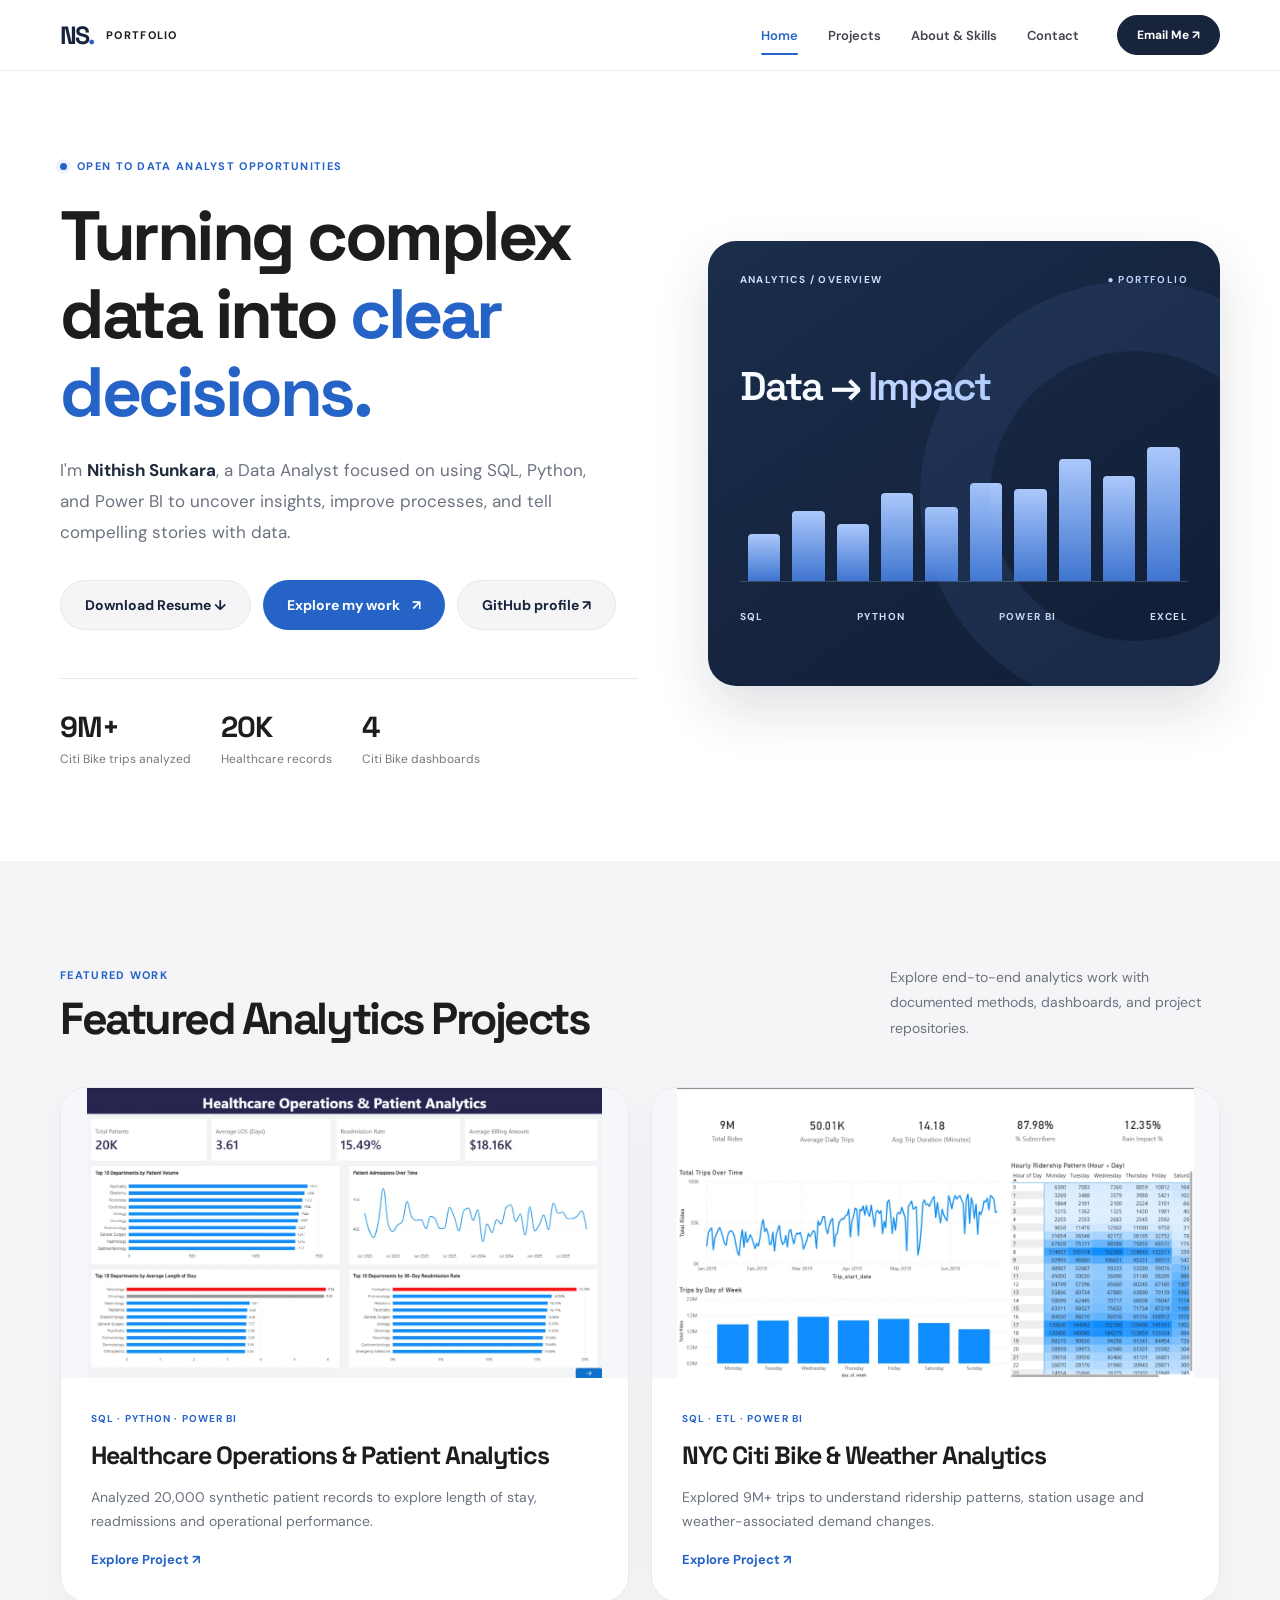
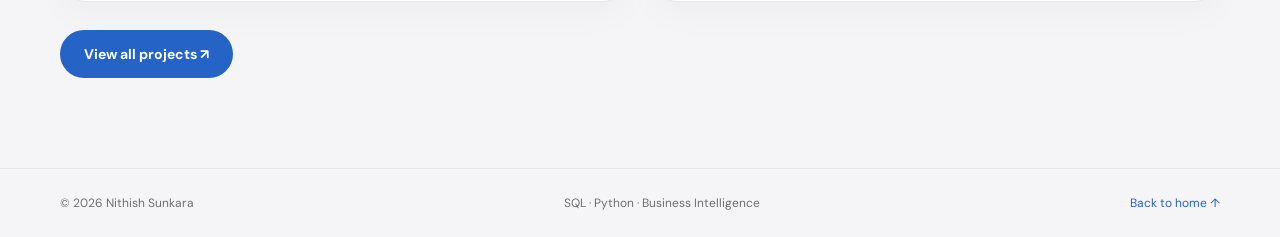
<file: index.html>
<!DOCTYPE html>

<html lang="en"><head><meta charset="utf-8"/><meta content="width=device-width,initial-scale=1" name="viewport"/><meta content="#111d35" name="theme-color"/><link href="styles.css" rel="stylesheet"/><meta content="Data Analyst portfolio showcasing analytical projects, SQL, Python, Power BI, and Excel." name="description"/><title>Data Analyst Portfolio | Nithish Sunkara</title><!-- Google Analytics 4 (free website traffic measurement) -->
<script async="" src="https://www.googletagmanager.com/gtag/js?id=G-QJ0G49DFYY"></script>
<script>
  window.dataLayer = window.dataLayer || [];
  function gtag(){dataLayer.push(arguments);}
  gtag('js', new Date());
  gtag('config', 'G-QJ0G49DFYY');
</script>
</head><body><a class="skip" href="#main">Skip to content</a><header class="header"><div class="container nav"><a aria-label="Home" class="wordmark" href="index.html"><span class="mark">NS<span>.</span></span><span>PORTFOLIO</span></a><nav aria-label="Main navigation"><a aria-current="page" class="active" href="index.html">Home</a><a href="projects.html">Projects</a><a href="about.html">About &amp; Skills</a><a href="contact.html">Contact</a></nav><a class="nav-cta" href="mailto:nithishsunkara.ns@gmail.com">Email Me ↗</a></div></header><main id="main"><section class="hero container home-hero" id="home"><div class="hero-copy"><div class="eyebrow"><span class="status-dot"></span> OPEN TO DATA ANALYST OPPORTUNITIES</div><h1>Turning complex data into <em>clear decisions.</em></h1><p class="lead">I'm <strong>Nithish Sunkara</strong>, a Data Analyst focused on using SQL, Python, and Power BI to uncover insights, improve processes, and tell compelling stories with data.</p><div class="actions">
<a
  class="btn secondary"
  href="assets/Resume/Nithish Sunkara Data Analyst Resume.pdf"
  download="Nithish Sunkara Data Analyst Resume.pdf"
  type="application/pdf"
>
  Download Resume ↓
</a>
<a class="btn primary" href="projects.html">Explore my work <span>↗</span></a><a class="btn secondary" href="https://github.com/Nithish-Sunkara" rel="noopener noreferrer" target="_blank">GitHub profile ↗</a></div><div class="hero-metrics"><div><b>9M+</b><span>Citi Bike trips analyzed</span></div><div><b>20K</b><span>Healthcare records</span></div><div><b>4</b><span>Citi Bike dashboards</span></div></div></div><div aria-label="Decorative data visualization" class="hero-art"><div class="art-top"><span>ANALYTICS / OVERVIEW</span><span class="online">● PORTFOLIO</span></div><div class="art-value">Data → <span>Impact</span></div><div aria-hidden="true" class="bars"><i style="--h:35%"></i><i style="--h:52%"></i><i style="--h:42%"></i><i style="--h:65%"></i><i style="--h:55%"></i><i style="--h:73%"></i><i style="--h:68%"></i><i style="--h:91%"></i><i style="--h:78%"></i><i style="--h:100%"></i></div><div class="art-bottom"><span>SQL</span><span>PYTHON</span><span>POWER BI</span><span>EXCEL</span></div></div></section><section class="section projects-bg"><div class="container"><div class="section-top"><div><p class="kicker">FEATURED WORK</p><h2>Featured Analytics Projects</h2></div><p>Explore end-to-end analytics work with documented methods, dashboards, and project repositories.</p></div><div class="featured-preview">
<a aria-label="Explore Healthcare Operations and Patient Analytics project" class="featured-card" href="projects.html#healthcare">
<img alt="Healthcare Operations Power BI dashboard with patient volume, average length of stay and readmission metrics" loading="lazy" src="assets/healthcare/executive-overview.webp"/>
<div><span>SQL · PYTHON · POWER BI</span><h3>Healthcare Operations &amp; Patient Analytics</h3><p>Analyzed 20,000 synthetic patient records to explore length of stay, readmissions and operational performance.</p><strong>Explore Project ↗</strong></div>
</a>
<a aria-label="Explore NYC Citi Bike and Weather Analytics project" class="featured-card" href="projects.html#citibike">
<img alt="NYC Citi Bike Power BI dashboard showing total trips, average daily ridership and trip trends" loading="lazy" src="assets/citibike/ridership-overview.webp"/>
<div><span>SQL · ETL · POWER BI</span><h3>NYC Citi Bike &amp; Weather Analytics</h3><p>Explored 9M+ trips to understand ridership patterns, station usage and weather-associated demand changes.</p><strong>Explore Project ↗</strong></div>
</a></div><p class="browse-all"><a class="btn primary" href="projects.html">View all projects ↗</a></p></div></section></main><footer><div class="container footer"><span>© <span id="year"></span> Nithish Sunkara</span><span>SQL · Python · Business Intelligence</span><a href="index.html">Back to home ↑</a></div></footer><script src="script.js"></script></body></html>
</file>
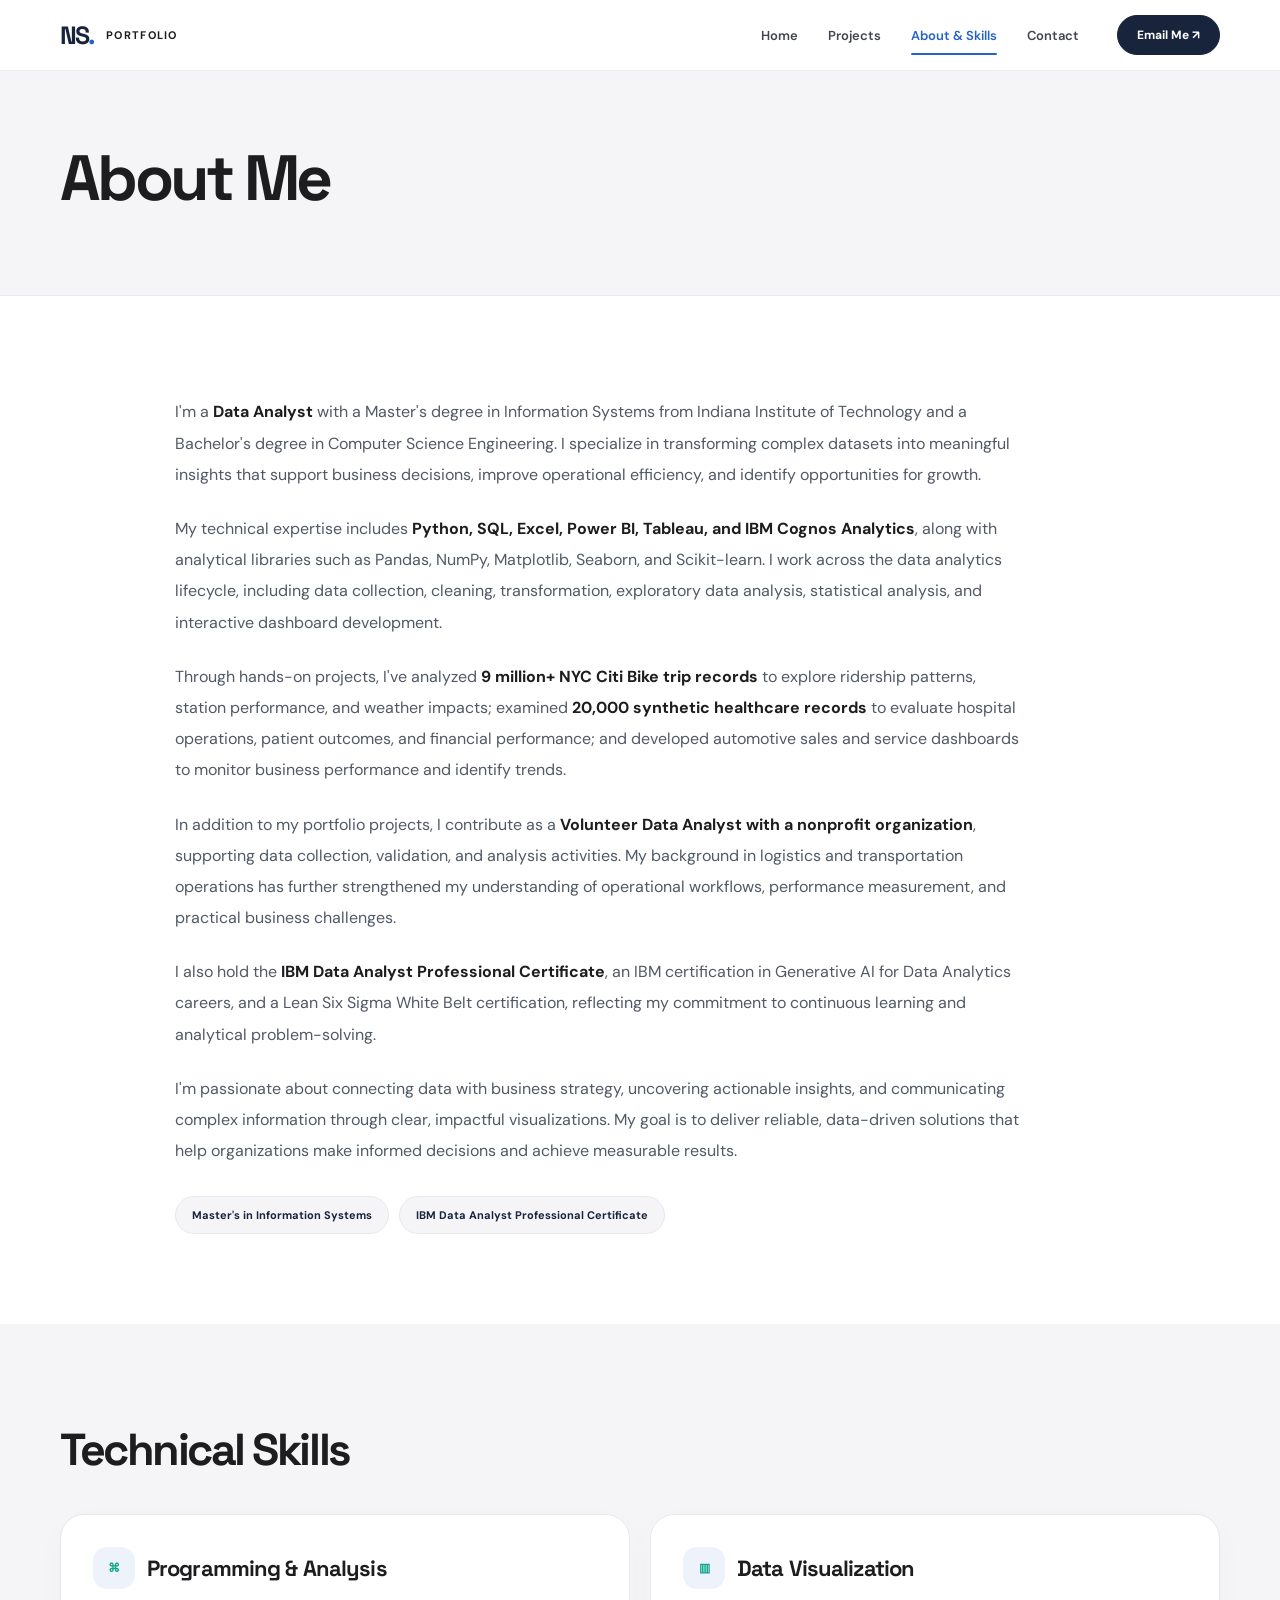
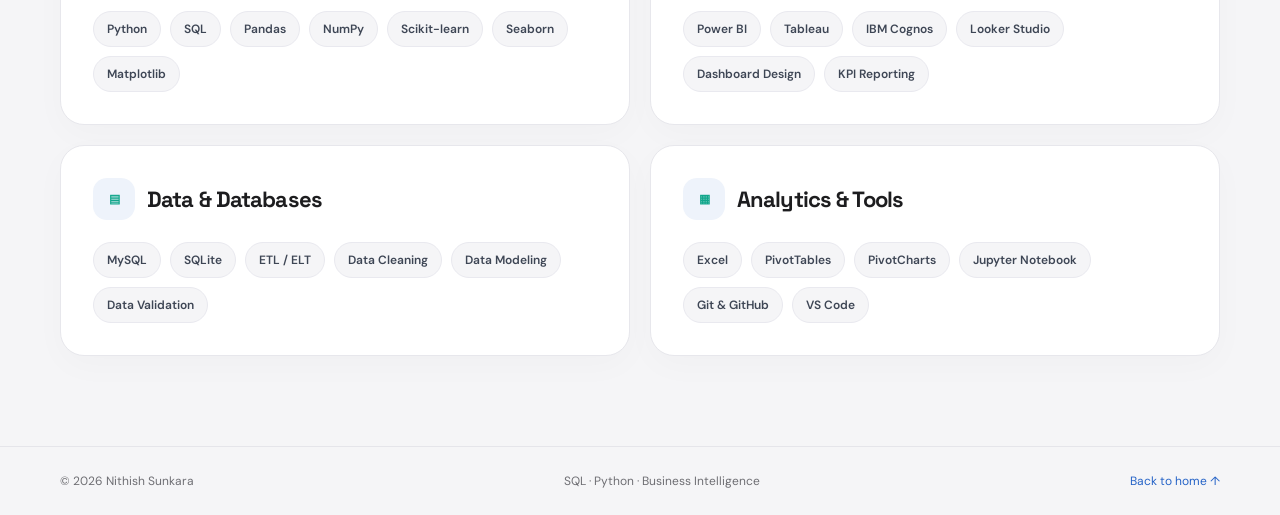
<file: about.html>
<!DOCTYPE html>

<html lang="en"><head><meta charset="utf-8"/><meta content="width=device-width,initial-scale=1" name="viewport"/><meta content="#111d35" name="theme-color"/><link href="styles.css" rel="stylesheet"/><meta content="Background, certifications and technical skills for Data Analyst Nithish Sunkara." name="description"/><title>About &amp; Skills | Nithish Sunkara</title><!-- Google Analytics 4 (free website traffic measurement) -->
<script async="" src="https://www.googletagmanager.com/gtag/js?id=G-QJ0G49DFYY"></script>
<script>
  window.dataLayer = window.dataLayer || [];
  function gtag(){dataLayer.push(arguments);}
  gtag('js', new Date());
  gtag('config', 'G-QJ0G49DFYY');
</script>
</head><body><a class="skip" href="#main">Skip to content</a><header class="header"><div class="container nav"><a aria-label="Home" class="wordmark" href="index.html"><span class="mark">NS<span>.</span></span><span>PORTFOLIO</span></a><nav aria-label="Main navigation"><a href="index.html">Home</a><a href="projects.html">Projects</a><a aria-current="page" class="active" href="about.html">About &amp; Skills</a><a href="contact.html">Contact</a></nav><a class="nav-cta" href="mailto:nithishsunkara.ns@gmail.com">Email Me ↗</a></div></header><main id="main"><section class="page-intro"><div class="container"><h1>About Me</h1></div></section><section class="section about-section" id="about"><div class="container about-grid about-grid-clean"><div class="about-copy"><p>I'm a <strong>Data Analyst</strong> with a Master's degree in Information Systems from Indiana Institute of Technology and a Bachelor's degree in Computer Science Engineering. I specialize in transforming complex datasets into meaningful insights that support business decisions, improve operational efficiency, and identify opportunities for growth.</p><p>My technical expertise includes <strong>Python, SQL, Excel, Power BI, Tableau, and IBM Cognos Analytics</strong>, along with analytical libraries such as Pandas, NumPy, Matplotlib, Seaborn, and Scikit-learn. I work across the data analytics lifecycle, including data collection, cleaning, transformation, exploratory data analysis, statistical analysis, and interactive dashboard development.</p><p>Through hands-on projects, I've analyzed <strong>9 million+ NYC Citi Bike trip records</strong> to explore ridership patterns, station performance, and weather impacts; examined <strong>20,000 synthetic healthcare records</strong> to evaluate hospital operations, patient outcomes, and financial performance; and developed automotive sales and service dashboards to monitor business performance and identify trends.</p><p>In addition to my portfolio projects, I contribute as a <strong>Volunteer Data Analyst with a nonprofit organization</strong>, supporting data collection, validation, and analysis activities. My background in logistics and transportation operations has further strengthened my understanding of operational workflows, performance measurement, and practical business challenges.</p><p>I also hold the <strong>IBM Data Analyst Professional Certificate</strong>, an IBM certification in Generative AI for Data Analytics careers, and a Lean Six Sigma White Belt certification, reflecting my commitment to continuous learning and analytical problem-solving.</p><p>I'm passionate about connecting data with business strategy, uncovering actionable insights, and communicating complex information through clear, impactful visualizations. My goal is to deliver reliable, data-driven solutions that help organizations make informed decisions and achieve measurable results.</p><div class="credentials"><span>Master's in Information Systems</span><span>IBM Data Analyst Professional Certificate</span></div></div></div></section><section class="section skills-section" id="skills"><div class="container"><h2>Technical Skills</h2><div class="skills-grid"><div class="skill-card"><div class="skill-heading"><span aria-hidden="true" class="skill-icon">⌘</span><h3>Programming &amp; Analysis</h3></div><div class="skill-tags"><span>Python</span><span>SQL</span><span>Pandas</span><span>NumPy</span><span>Scikit-learn</span><span>Seaborn</span><span>Matplotlib</span></div></div><div class="skill-card"><div class="skill-heading"><span aria-hidden="true" class="skill-icon">▥</span><h3>Data Visualization</h3></div><div class="skill-tags"><span>Power BI</span><span>Tableau</span><span>IBM Cognos</span><span>Looker Studio</span><span>Dashboard Design</span><span>KPI Reporting</span></div></div><div class="skill-card"><div class="skill-heading"><span aria-hidden="true" class="skill-icon">▤</span><h3>Data &amp; Databases</h3></div><div class="skill-tags"><span>MySQL</span><span>SQLite</span><span>ETL / ELT</span><span>Data Cleaning</span><span>Data Modeling</span><span>Data Validation</span></div></div><div class="skill-card"><div class="skill-heading"><span aria-hidden="true" class="skill-icon">▦</span><h3>Analytics &amp; Tools</h3></div><div class="skill-tags"><span>Excel</span><span>PivotTables</span><span>PivotCharts</span><span>Jupyter Notebook</span><span>Git &amp; GitHub</span><span>VS Code</span></div></div></div></div></section></main><footer><div class="container footer"><span>© <span id="year"></span> Nithish Sunkara</span><span>SQL · Python · Business Intelligence</span><a href="index.html">Back to home ↑</a></div></footer><script src="script.js"></script></body></html>
</file>
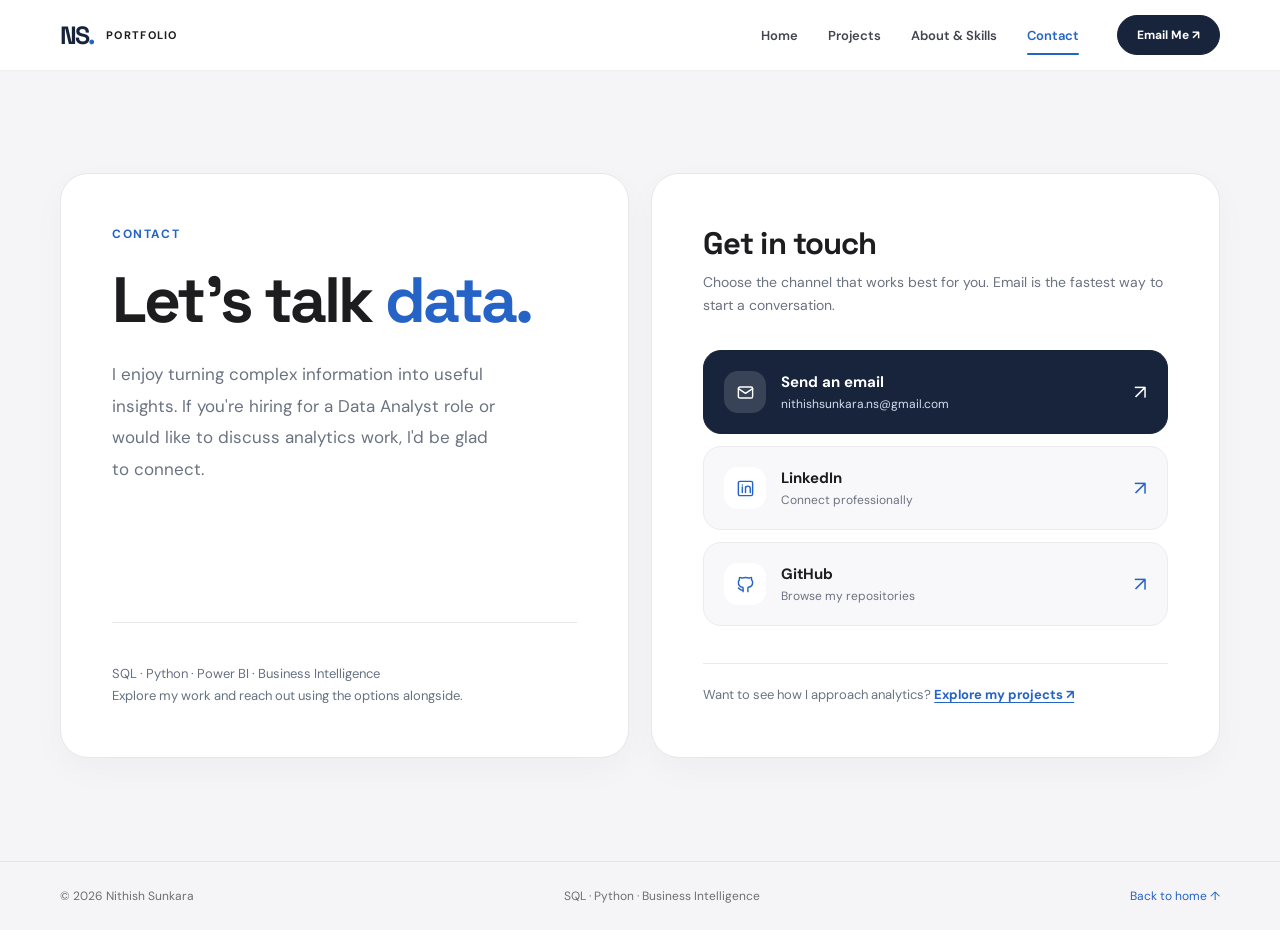
<file: contact.html>
<!DOCTYPE html>

<html lang="en"><head><meta charset="utf-8"/><meta content="width=device-width,initial-scale=1" name="viewport"/><meta content="#111d35" name="theme-color"/><link href="styles.css" rel="stylesheet"/><meta content="Contact Nithish Sunkara for Data Analyst opportunities." name="description"/><title>Contact | Nithish Sunkara</title><!-- Google Analytics 4 (free website traffic measurement) -->
<script async="" src="https://www.googletagmanager.com/gtag/js?id=G-QJ0G49DFYY"></script>
<script>
  window.dataLayer = window.dataLayer || [];
  function gtag(){dataLayer.push(arguments);}
  gtag('js', new Date());
  gtag('config', 'G-QJ0G49DFYY');
</script>
<style>
/* Contact page — editorial split layout */
.contact-stage{background:#f5f7fb;padding:clamp(48px,7vw,94px) 0;min-height:calc(100vh - 182px);display:flex;align-items:center}
.contact-shell{display:grid;grid-template-columns:minmax(0,.96fr) minmax(0,1.04fr);overflow:hidden;background:#fff;border:1px solid #dce4f0;border-radius:22px;box-shadow:0 22px 60px rgba(17,29,53,.07)}
.contact-intro{background:#152641;color:#fff;padding:clamp(32px,4.2vw,60px);display:flex;flex-direction:column;justify-content:space-between;min-height:450px}
.contact-eyebrow{color:#9fbeef;font-size:12px;letter-spacing:.14em;text-transform:uppercase;font-weight:700;margin:0 0 24px}
.contact-intro h1{color:#fff;font-family:'Space Grotesk',Arial,sans-serif;font-weight:700;font-size:clamp(38px,4vw,56px);line-height:1.09;letter-spacing:-.045em;margin:0 0 24px}
.contact-intro h1 span{color:#9fbeef}
.contact-intro .intro-text{color:#d3deef;font-size:16px;line-height:1.85;max-width:390px;margin:0}
.contact-footnote{padding-top:40px;border-top:1px solid rgba(255,255,255,.18);color:#b9cae2;font-size:13px;line-height:1.65;margin-top:45px}
.contact-options{padding:clamp(32px,4vw,58px);display:flex;flex-direction:column;justify-content:center}
.contact-options h2{color:#162238;font-family:'Space Grotesk',Arial,sans-serif;font-size:25px;letter-spacing:-.03em;margin:0 0 10px}
.contact-options .options-note{color:#627084;font-size:14px;line-height:1.7;margin:0 0 32px}
.contact-method{display:flex;align-items:center;justify-content:space-between;gap:16px;padding:18px 19px;border:1px solid #dce4f0;border-radius:13px;background:#fff;text-decoration:none;color:#162238;margin-bottom:12px;transition:border-color .2s,background .2s,transform .2s}
.contact-method:hover{background:#f5f8fe;border-color:#a9c0e7;transform:translateY(-1px)}
.contact-method:focus-visible{outline:3px solid #86aaff;outline-offset:3px}
.contact-method.primary{background:#1c3a69;border-color:#1c3a69;color:#fff}
.contact-method.primary:hover{background:#244b83;border-color:#244b83}
.contact-method .method-left{display:flex;align-items:center;gap:15px;min-width:0}
.contact-method .method-icon{height:42px;width:42px;flex:none;border-radius:12px;background:#eff4fc;display:grid;place-items:center;color:#315fbd}
.contact-method.primary .method-icon{background:rgba(255,255,255,.14);color:#fff}
.contact-method svg{width:19px;height:19px;fill:none;stroke:currentColor;stroke-width:1.8;stroke-linecap:round;stroke-linejoin:round}
.contact-method strong{display:block;font-size:15px;line-height:1.4;font-weight:700}
.contact-method small{display:block;font-size:12px;color:#65748b;margin-top:3px;overflow-wrap:anywhere}
.contact-method.primary small{color:#cedcf1}
.contact-method .method-arrow{font-size:20px;flex:none;color:#6a83aa}
.contact-method.primary .method-arrow{color:#fff}
.contact-other{margin:25px 0 0;padding-top:20px;border-top:1px solid #e5eaf2;color:#66768c;font-size:13px;line-height:1.7}
.contact-other a{color:#315fbd;font-weight:700;text-decoration:underline;text-underline-offset:3px}
@media(max-width:800px){.contact-shell{grid-template-columns:1fr}.contact-intro{min-height:0}.contact-footnote{margin-top:24px;padding-top:20px}.contact-stage{padding:28px 0 56px}}
@media(max-width:440px){.contact-intro,.contact-options{padding:26px 22px}.contact-method{padding:14px}.contact-method .method-icon{height:36px;width:36px}.contact-intro h1{font-size:36px}}
</style><style>/* Restyle existing Contact page without altering its words or destinations. */
.contact-stage{background:#f5f5f7!important;padding:clamp(58px,8vw,104px) 0!important;min-height:calc(100vh - 155px)!important}
.contact-shell{grid-template-columns:1fr 1fr!important;gap:22px!important;background:transparent!important;border:0!important;border-radius:0!important;box-shadow:none!important;overflow:visible!important}
.contact-intro,.contact-options{background:#fff!important;border:1px solid #e7e7ec!important;border-radius:28px!important;color:#1d1d1f!important;box-shadow:0 12px 34px #17243b08!important;padding:clamp(30px,4vw,56px)!important}
.contact-intro{min-height:480px!important}
.contact-eyebrow{color:#2563c7!important;letter-spacing:.12em!important}
.contact-intro h1{color:#1d1d1f!important;font-size:clamp(40px,5vw,64px)!important}
.contact-intro h1 span{color:#2563c7!important}
.contact-intro .intro-text{color:#6b7280!important;font-size:17px!important;line-height:1.85!important}
.contact-footnote{color:#667180!important;border-color:#e5e5ea!important}
.contact-options h2{color:#1d1d1f!important;font-size:31px!important}
.contact-options .options-note{color:#6b7280!important}
.contact-method{background:#f8f8fa!important;border:1px solid #ebebf0!important;border-radius:18px!important;padding:20px!important;color:#1d1d1f!important}
.contact-method:hover{background:#eef3fc!important;border-color:#cddbf3!important}
.contact-method.primary{background:#17243b!important;color:#fff!important;border-color:#17243b!important}
.contact-method.primary:hover{background:#2563c7!important;border-color:#2563c7!important}
.contact-method .method-icon{background:#fff!important;color:#2563c7!important;border-radius:14px!important}
.contact-method.primary .method-icon{background:#ffffff24!important;color:#fff!important}
.contact-method small{color:#6b7280!important}.contact-method.primary small{color:#d2deef!important}
.contact-method .method-arrow{color:#2563c7!important}.contact-method.primary .method-arrow{color:#fff!important}
.contact-other{border-color:#e8e8ed!important;color:#6b7280!important}.contact-other a{color:#2563c7!important}
@media(max-width:900px){.hero.home-hero{gap:36px;padding-top:70px}.contact-shell{grid-template-columns:1fr!important}.contact-intro{min-height:0!important}.contact-options{min-height:0!important}}
@media(max-width:620px){.container{width:min(100% - 32px,1160px)}.header .nav{height:67px}.nav-cta{display:none}.hero h1{font-size:clamp(40px,10vw,56px)}.section{padding:65px 0}.featured-preview img{height:210px}.featured-preview a>div{padding:23px}.project-content{padding:24px 22px}.skills-grid{grid-template-columns:1fr}.skills-grid .skill-card{padding:25px}.contact-intro,.contact-options{padding:28px 24px!important;border-radius:22px!important}.contact-stage{padding:36px 0 70px!important}}
@media(prefers-reduced-motion:reduce){html{scroll-behavior:auto}*,*::before,*::after{transition:none!important;animation:none!important}}
</style></head><body><a class="skip" href="#main">Skip to content</a><header class="header"><div class="container nav"><a aria-label="Home" class="wordmark" href="index.html"><span class="mark">NS<span>.</span></span><span>PORTFOLIO</span></a><nav aria-label="Main navigation"><a href="index.html">Home</a><a href="projects.html">Projects</a><a href="about.html">About &amp; Skills</a><a aria-current="page" class="active" href="contact.html">Contact</a></nav><a class="nav-cta" href="mailto:nithishsunkara.ns@gmail.com">Email Me ↗</a></div></header><main id="main"><section aria-labelledby="contact-title" class="contact-stage"><div class="container"><div class="contact-shell">
<div class="contact-intro"><div><p class="contact-eyebrow">CONTACT</p><h1 id="contact-title">Let's talk <span>data.</span></h1><p class="intro-text">I enjoy turning complex information into useful insights. If you're hiring for a Data Analyst role or would like to discuss analytics work, I'd be glad to connect.</p></div><div class="contact-footnote">SQL · Python · Power BI · Business Intelligence<br/>Explore my work and reach out using the options alongside.</div></div>
<div class="contact-options"><h2>Get in touch</h2><p class="options-note">Choose the channel that works best for you. Email is the fastest way to start a conversation.</p>
<a aria-label="Email Nithish Sunkara" class="contact-method primary" href="mailto:nithishsunkara.ns@gmail.com"><span class="method-left"><span class="method-icon"><svg aria-hidden="true" viewbox="0 0 24 24"><rect height="14" rx="2" width="18" x="3" y="5"></rect><path d="m3 7 9 6 9-6"></path></svg></span><span><strong>Send an email</strong><small>nithishsunkara.ns@gmail.com</small></span></span><span aria-hidden="true" class="method-arrow">↗</span></a>
<a aria-label="Connect with Nithish on LinkedIn" class="contact-method" href="https://www.linkedin.com/in/nsunkara01/" rel="noopener noreferrer" target="_blank"><span class="method-left"><span class="method-icon"><svg aria-hidden="true" viewbox="0 0 24 24"><rect height="18" rx="2" width="18" x="3" y="3"></rect><path d="M8 10v7M8 7.5v.2M12 17v-7M12 12a3 3 0 0 1 6 0v5"></path></svg></span><span><strong>LinkedIn</strong><small>Connect professionally</small></span></span><span aria-hidden="true" class="method-arrow">↗</span></a>
<a aria-label="See Nithish's GitHub repositories" class="contact-method" href="https://github.com/Nithish-Sunkara" rel="noopener noreferrer" target="_blank"><span class="method-left"><span class="method-icon"><svg aria-hidden="true" viewbox="0 0 24 24"><path d="M9 19c-4 1.2-4-2-6-2.5M15 21v-3.5c0-1 .1-1.5.5-2 3.4-.4 5.5-1.7 5.5-6a5 5 0 0 0-1.4-3.5A5 5 0 0 0 19.5 3S18 3 16.5 4a14 14 0 0 0-9 0C6 3 4.5 3 4.5 3a5 5 0 0 0-.1 3A5 5 0 0 0 3 9.5c0 4.3 2.1 5.6 5.5 6 .4.5.5 1 .5 2V21"></path></svg></span><span><strong>GitHub</strong><small>Browse my repositories</small></span></span><span aria-hidden="true" class="method-arrow">↗</span></a>
<p class="contact-other">Want to see how I approach analytics? <a href="projects.html">Explore my projects ↗</a></p>
</div></div></div></section></main><footer><div class="container footer"><span>© <span id="year"></span> Nithish Sunkara</span><span>SQL · Python · Business Intelligence</span><a href="index.html">Back to home ↑</a></div></footer><script src="script.js"></script></body></html>
</file>
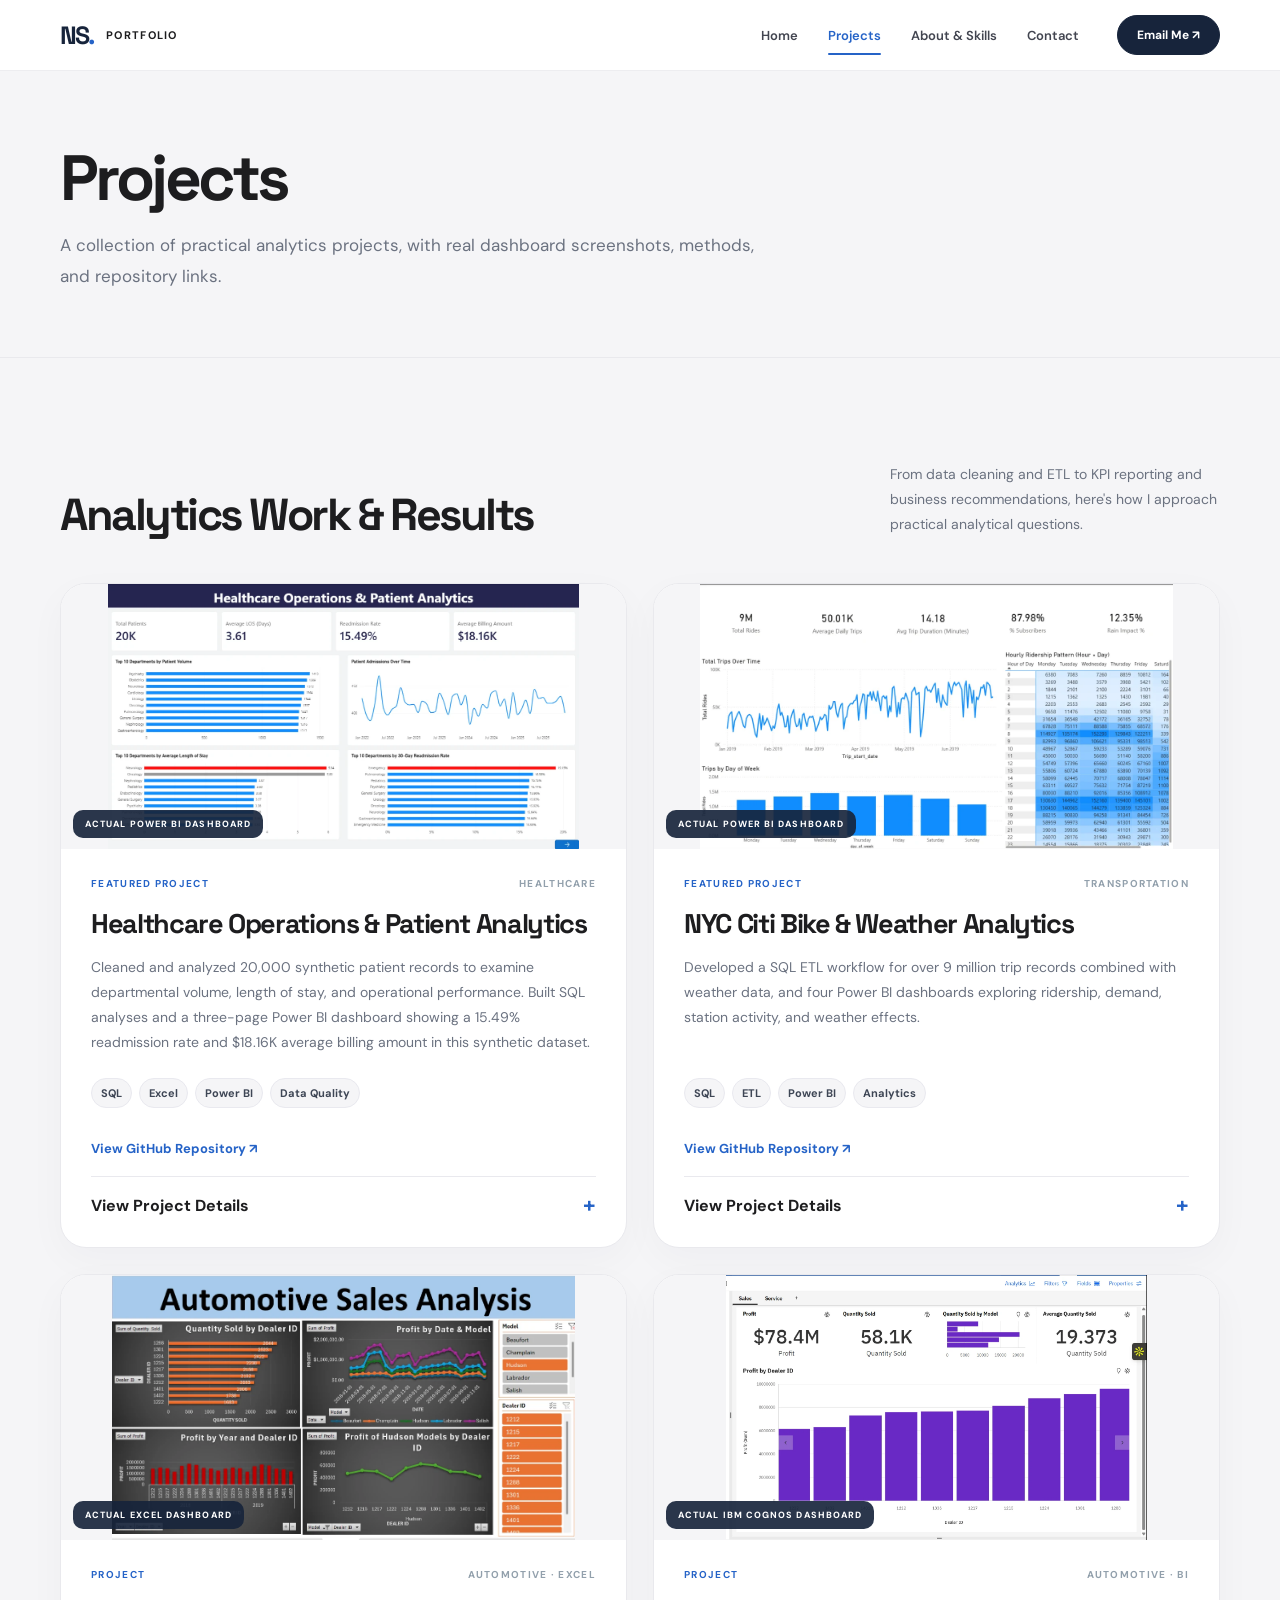
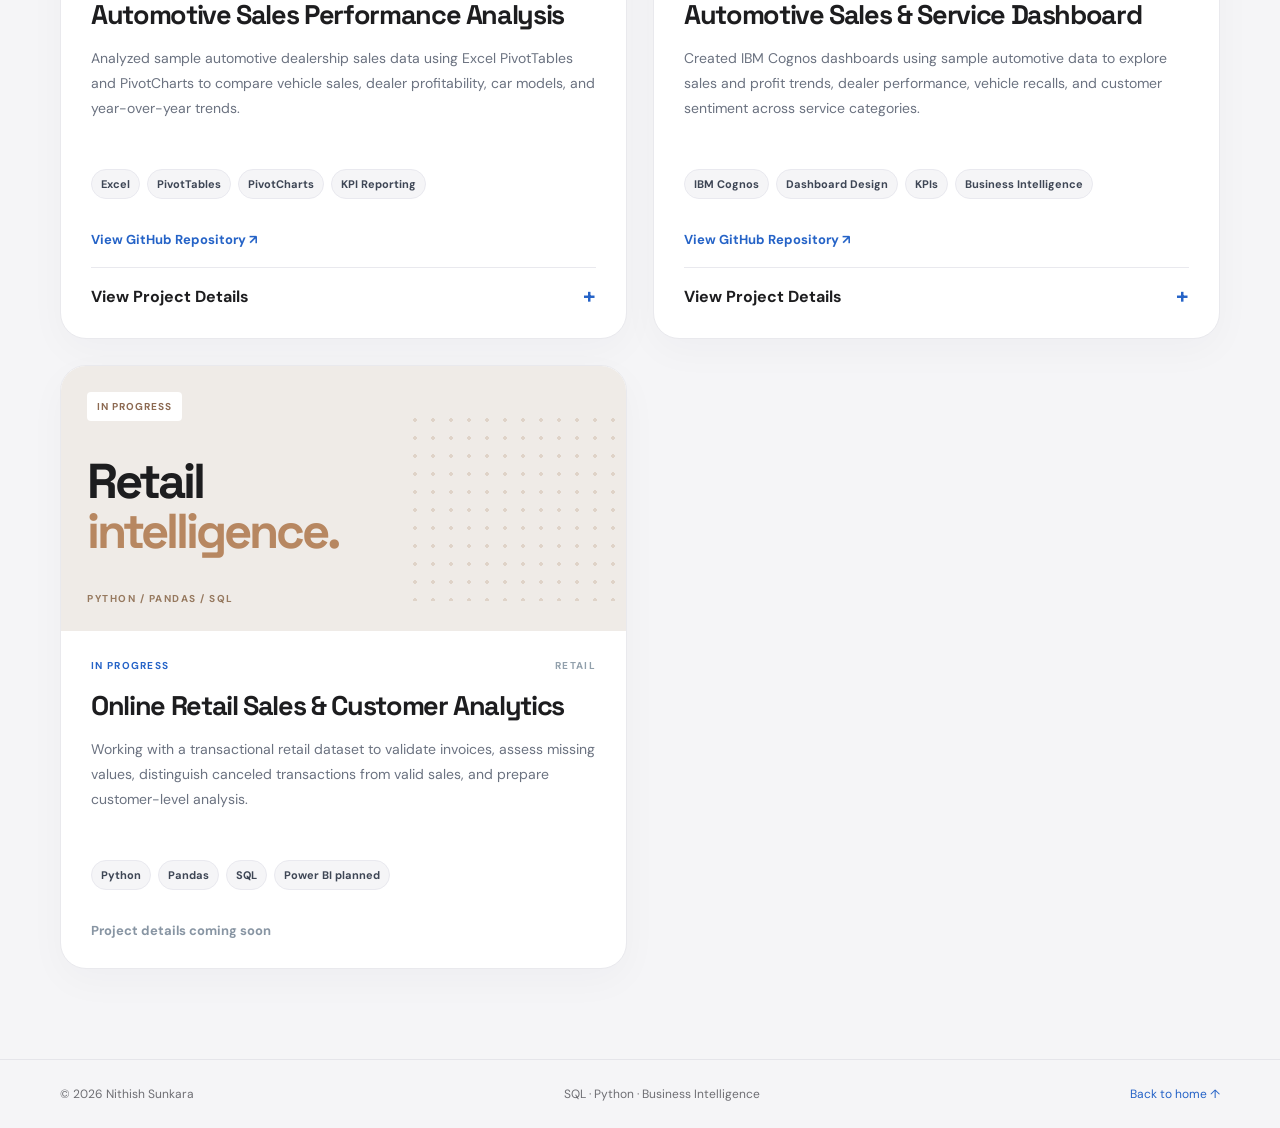
<file: projects.html>
<!DOCTYPE html>

<html lang="en"><head><meta charset="utf-8"/><meta content="width=device-width,initial-scale=1" name="viewport"/><meta content="#111d35" name="theme-color"/><link href="styles.css" rel="stylesheet"/><meta content="Portfolio projects in healthcare, transportation, automotive analytics and retail." name="description"/><title>Projects | Nithish Sunkara</title><!-- Google Analytics 4 (free website traffic measurement) -->
<script async="" src="https://www.googletagmanager.com/gtag/js?id=G-QJ0G49DFYY"></script>
<script>
  window.dataLayer = window.dataLayer || [];
  function gtag(){dataLayer.push(arguments);}
  gtag('js', new Date());
  gtag('config', 'G-QJ0G49DFYY');
</script>
</head><body><a class="skip" href="#main">Skip to content</a><header class="header"><div class="container nav"><a aria-label="Home" class="wordmark" href="index.html"><span class="mark">NS<span>.</span></span><span>PORTFOLIO</span></a><nav aria-label="Main navigation"><a href="index.html">Home</a><a aria-current="page" class="active" href="projects.html">Projects</a><a href="about.html">About &amp; Skills</a><a href="contact.html">Contact</a></nav><a class="nav-cta" href="mailto:nithishsunkara.ns@gmail.com">Email Me ↗</a></div></header><main id="main"><section class="page-intro"><div class="container"><h1>Projects</h1><p>A collection of practical analytics projects, with real dashboard screenshots, methods, and repository links.</p></div></section><section class="section projects-bg" id="all-projects"><div class="container"><div class="section-top"><div><h2>Analytics Work &amp; Results</h2></div><p>From data cleaning and ETL to KPI reporting and business recommendations, here's how I approach practical analytical questions.</p></div><div class="projects-grid">
<article class="project featured" id="healthcare"><div class="project-image healthcare actual-dashboard"><img alt="Healthcare Operations and Patient Analytics executive overview dashboard featuring 20,000 patients, 3.61 day average stay, 15.49 percent readmission rate, and departmental comparisons" loading="lazy" src="assets/healthcare/executive-overview.webp"/><span class="dashboard-label">ACTUAL POWER BI DASHBOARD</span></div><div class="project-content"><div class="meta"><span>FEATURED PROJECT</span><span>HEALTHCARE</span></div><h3>Healthcare Operations &amp; Patient Analytics</h3><p>Cleaned and analyzed 20,000 synthetic patient records to examine departmental volume, length of stay, and operational performance. Built SQL analyses and a three-page Power BI dashboard showing a 15.49% readmission rate and $18.16K average billing amount in this synthetic dataset.</p><div class="chips"><span>SQL</span><span>Excel</span><span>Power BI</span><span>Data Quality</span></div><a class="project-link" href="https://github.com/Nithish-Sunkara/Healthcare-Operational-Analytics" rel="noopener noreferrer" target="_blank">View GitHub Repository ↗</a><details class="case-study"><summary>View Project Details <span aria-hidden="true">+</span></summary><div class="case-body"><h4>Business question</h4><p>How do patient volumes, length of stay and readmissions vary across hospital departments?</p><h4>My approach</h4><p>Validated and standardized a synthetic 20,000-row dataset, queried department-level metrics in SQL, and assembled a three-page Power BI dashboard.</p><h4>Selected findings</h4><p>The overall average stay was approximately <strong>3.61 days</strong>; Neurology and Oncology showed longer averages, around <strong>5.94</strong> and <strong>5.89 days</strong>, respectively. These are exploratory patterns in synthetic data, not real-world clinical conclusions.</p><h4>Dashboard gallery</h4><p>Explore all three pages of the Power BI report. Figures reflect synthetic data used for a portfolio analysis.</p><div class="dashboard-gallery"><figure><a href="assets/healthcare/executive-overview.webp" rel="noopener" target="_blank"><img alt="Executive overview Power BI report" loading="lazy" src="assets/healthcare/executive-overview.webp"/></a><figcaption>Executive overview</figcaption></figure><figure><a href="assets/healthcare/operations-financial.webp" rel="noopener" target="_blank"><img alt="Operations and financial analysis Power BI report" loading="lazy" src="assets/healthcare/operations-financial.webp"/></a><figcaption>Operations &amp; finance</figcaption></figure><figure><a href="assets/healthcare/patient-quality.webp" rel="noopener" target="_blank"><img alt="Patient and quality analysis Power BI report" loading="lazy" src="assets/healthcare/patient-quality.webp"/></a><figcaption>Patient &amp; quality</figcaption></figure></div><h4>Deliverables</h4><p>Cleaning workflow, SQL analysis, three-page Power BI dashboard and project documentation in GitHub.</p></div></details></div></article>
<article class="project" id="citibike"><div class="project-image bike actual-dashboard"><img alt="Actual Power BI Citi Bike overview dashboard: 9M rides, 50.01K average daily trips, 12.35% rain impact and daily ridership charts" loading="lazy" src="assets/citibike/ridership-overview.webp"/><span class="dashboard-label">ACTUAL POWER BI DASHBOARD</span></div><div class="project-content"><div class="meta"><span>FEATURED PROJECT</span><span>TRANSPORTATION</span></div><h3>NYC Citi Bike &amp; Weather Analytics</h3><p>Developed a SQL ETL workflow for over 9 million trip records combined with weather data, and four Power BI dashboards exploring ridership, demand, station activity, and weather effects.</p><div class="chips"><span>SQL</span><span>ETL</span><span>Power BI</span><span>Analytics</span></div><a class="project-link" href="https://github.com/Nithish-Sunkara/Citibike_Weather_Analysis" rel="noopener noreferrer" target="_blank">View GitHub Repository ↗</a><details class="case-study"><summary>View Project Details <span aria-hidden="true">+</span></summary><div class="case-body"><h4>Business question</h4><p>How do usage patterns, stations and weather conditions relate to demand for shared bicycles?</p><h4>My approach</h4><p>Integrated more than 9 million ride records with NYC weather data through a SQL ETL pipeline and developed four Power BI dashboards with KPI reporting.</p><h4>Selected findings</h4><p>Across the displayed January–June 2019 analysis, the overview reports <strong>50.01K average daily trips</strong>, <strong>14.18-minute average trip duration</strong>, <strong>87.98% subscriber rides</strong>, and a <strong>12.35% rain-associated difference</strong> in average daily ridership (46.40K on rainy days versus 52.93K on non-rainy days). These are descriptive comparisons, not evidence that rain alone caused the difference.</p><h4>Power BI dashboard gallery</h4><p>Explore the four dashboard pages. Figures and charts reflect the report’s current filters and date range.</p><div class="dashboard-gallery"><figure><a href="assets/citibike/ridership-overview.webp" rel="noopener" target="_blank"><img alt="Citi Bike Power BI dashboard — Ridership overview" loading="lazy" src="assets/citibike/ridership-overview.webp"/></a><figcaption>Ridership overview</figcaption></figure><figure><a href="assets/citibike/station-performance.webp" rel="noopener" target="_blank"><img alt="Citi Bike Power BI dashboard — Station performance" loading="lazy" src="assets/citibike/station-performance.webp"/></a><figcaption>Station performance</figcaption></figure><figure><a href="assets/citibike/subscriber-customer.webp" rel="noopener" target="_blank"><img alt="Citi Bike Power BI dashboard — Subscriber vs. customer analysis" loading="lazy" src="assets/citibike/subscriber-customer.webp"/></a><figcaption>Subscriber vs. customer analysis</figcaption></figure><figure><a href="assets/citibike/weather-impact.webp" rel="noopener" target="_blank"><img alt="Citi Bike Power BI dashboard — Weather impact" loading="lazy" src="assets/citibike/weather-impact.webp"/></a><figcaption>Weather impact</figcaption></figure></div><h4>Deliverables</h4><p>SQL pipeline, quality checks, visual reports and documented transportation insights.</p></div></details></div></article>
<article class="project" id="automotive-excel"><div class="project-image automotive-excel actual-dashboard"><img alt="Actual Excel Automotive Sales Analysis dashboard, with dealer quantity sold, profit by date and model, and dealer profitability charts" loading="lazy" src="assets/automotive/sales-excel-dashboard.webp"/><span class="dashboard-label">ACTUAL EXCEL DASHBOARD</span></div><div class="project-content"><div class="meta"><span>PROJECT</span><span>AUTOMOTIVE · EXCEL</span></div><h3>Automotive Sales Performance Analysis</h3><p>Analyzed sample automotive dealership sales data using Excel PivotTables and PivotCharts to compare vehicle sales, dealer profitability, car models, and year-over-year trends.</p><div class="chips"><span>Excel</span><span>PivotTables</span><span>PivotCharts</span><span>KPI Reporting</span></div><a class="project-link" href="https://github.com/Nithish-Sunkara/Automotive-Sales-Analysis" rel="noopener noreferrer" target="_blank">View GitHub Repository ↗</a><details class="case-study"><summary>View Project Details <span aria-hidden="true">+</span></summary><div class="case-body"><h4>Business question</h4><p>Which dealerships and vehicle categories contribute most to sales and profitability?</p><h4>My approach</h4><p>Used Excel PivotTables, PivotCharts and a reporting dashboard to explore sample dealership performance across vehicle models and time periods.</p><h4>What the analysis enables</h4><p>Comparison of dealer results, vehicle mix and profit patterns. Results are presented as descriptive analysis rather than claims of operational improvement.</p><h4>Dashboard screenshot</h4><p>The interactive Excel dashboard compares dealer sales quantities and profit patterns across models and time. The screenshot displays model and dealer slicer selections; figures shown are specific to those selections.</p><div class="dashboard-gallery"><figure><a href="assets/automotive/sales-excel-dashboard.webp" rel="noopener" target="_blank"><img alt="Automotive Sales Analysis Excel dashboard showing sales quantities and profit trends by vehicle model and dealer" loading="lazy" src="assets/automotive/sales-excel-dashboard.webp"/></a><figcaption>Automotive sales · Excel dashboard</figcaption></figure></div><h4>Deliverables</h4><p>Excel workbook, dashboard and repository documentation.</p></div></details></div></article>
<article class="project" id="automotive-cognos"><div class="project-image automotive-cognos actual-dashboard"><img alt="Actual IBM Cognos Sales dashboard showing $78.4M profit, 58.1K units sold, model volumes, and dealer-level profitability" loading="lazy" src="assets/automotive/cognos-sales.webp"/><span class="dashboard-label">ACTUAL IBM COGNOS DASHBOARD</span></div><div class="project-content"><div class="meta"><span>PROJECT</span><span>AUTOMOTIVE · BI</span></div><h3>Automotive Sales &amp; Service Dashboard</h3><p>Created IBM Cognos dashboards using sample automotive data to explore sales and profit trends, dealer performance, vehicle recalls, and customer sentiment across service categories.</p><div class="chips"><span>IBM Cognos</span><span>Dashboard Design</span><span>KPIs</span><span>Business Intelligence</span></div><a class="project-link" href="https://github.com/Nithish-Sunkara/cognos-automotive-dashboard" rel="noopener noreferrer" target="_blank">View GitHub Repository ↗</a><details class="case-study"><summary>View Project Details <span aria-hidden="true">+</span></summary><div class="case-body"><h4>Business question</h4><p>How can sales and service performance be compared in one reporting experience?</p><h4>My approach</h4><p>Designed IBM Cognos visualizations for sales, profitability, dealership performance, recalls and customer sentiment using sample automotive data.</p><h4>What the dashboard enables</h4><p>A unified view of commercial and after-sales indicators, making it easier to identify categories worth investigating.</p><h4>Cognos dashboard gallery</h4><p>The Sales page highlights $78.4M profit, 58.1K vehicles sold and dealer-level performance. The Service page compares recalls by model, affected systems, and customer sentiment. Figures reflect the sample dataset and dashboard selections.</p><div class="dashboard-gallery"><figure><a href="assets/automotive/cognos-sales.webp" rel="noopener" target="_blank"><img alt="IBM Cognos automotive sales page with profit, quantity sold, and dealer performance" loading="lazy" src="assets/automotive/cognos-sales.webp"/></a><figcaption>Sales performance</figcaption></figure><figure><a href="assets/automotive/cognos-service.webp" rel="noopener" target="_blank"><img alt="IBM Cognos automotive service page with recall counts by model, sentiment, and monthly sales and profit" loading="lazy" src="assets/automotive/cognos-service.webp"/></a><figcaption>Service and recalls</figcaption></figure></div><h4>Deliverables</h4><p>IBM Cognos dashboard assets and project documentation.</p></div></details></div></article>
<article class="project upcoming" id="retail"><div class="upcoming-visual"><span class="work-badge">IN PROGRESS</span><div aria-hidden="true" class="grid-dots"></div><strong>Retail<br/><em>intelligence.</em></strong><span>PYTHON / PANDAS / SQL</span></div><div class="project-content"><div class="meta"><span>IN PROGRESS</span><span>RETAIL</span></div><h3>Online Retail Sales &amp; Customer Analytics</h3><p>Working with a transactional retail dataset to validate invoices, assess missing values, distinguish canceled transactions from valid sales, and prepare customer-level analysis.</p><div class="chips"><span>Python</span><span>Pandas</span><span>SQL</span><span>Power BI planned</span></div><span class="coming">Project details coming soon</span></div></article>
</div></div></section></main><footer><div class="container footer"><span>© <span id="year"></span> Nithish Sunkara</span><span>SQL · Python · Business Intelligence</span><a href="index.html">Back to home ↑</a></div></footer><script src="script.js"></script></body></html>
</file>
<file: styles.css>
@import url('https://fonts.googleapis.com/css2?family=DM+Sans:wght@400;500;600;700&family=Space+Grotesk:wght@400;500;600;700&display=swap');
:root{--ink:#101a2b;--muted:#637184;--blue:#6bd6c0;--dark:#0b1220;--line:#e2e8ef}*{box-sizing:border-box}html{scroll-behavior:smooth}body{margin:0;font-family:'DM Sans',Arial,sans-serif;color:var(--ink);background:#fff}a{color:inherit;text-decoration:none}button,a{outline-offset:4px}.container{width:min(1160px,calc(100% - 48px));margin:auto}.header{position:sticky;top:0;z-index:10;background:#fffefaed;backdrop-filter:blur(16px);border-bottom:1px solid #edf0f3}.nav{height:78px;display:flex;align-items:center;gap:38px}.wordmark{display:flex;align-items:center;gap:13px;font-size:10px;letter-spacing:2px;font-weight:700}.mark{font:700 25px 'Space Grotesk',sans-serif;letter-spacing:-2px}.mark span{color:#13b99d}nav{display:flex;gap:30px;margin-left:auto}nav a{font-size:13px;font-weight:600;color:#465368}nav a:hover,.project-link:hover{color:#079880}.nav-cta{font-size:12px;border:1px solid var(--line);border-radius:30px;padding:11px 17px;font-weight:700}.hero{padding:96px 0 105px;display:grid;grid-template-columns:1.06fr .94fr;gap:75px;align-items:center}.eyebrow,.kicker{font-size:11px;letter-spacing:2px;font-weight:700;color:#138e7f}.eyebrow{display:flex;align-items:center;gap:10px}.status-dot{width:7px;height:7px;border-radius:50%;background:#18ba9c;box-shadow:0 0 0 4px #ddf8f1}h1,h2,h3{font-family:'Space Grotesk',Arial,sans-serif;letter-spacing:-.055em}h1{font-size:clamp(48px,5.2vw,78px);line-height:1.07;margin:24px 0}h1 em,h2 span,.contact-section h2 em{font-style:normal;color:#14a88e}.lead{font-size:16px;line-height:1.85;color:#627084;max-width:540px}.lead strong{color:#1f2b3c}.actions{display:flex;gap:12px;margin-top:33px;flex-wrap:wrap}.btn{padding:15px 20px;border-radius:7px;font-size:13px;font-weight:700;display:inline-flex;align-items:center;gap:23px}.primary{background:#101a2b;color:white}.secondary{border:1px solid #d7e0e7;color:#26364a}.btn:hover{transform:translateY(-2px);transition:.2s}.hero-metrics{display:flex;gap:30px;border-top:1px solid var(--line);margin-top:47px;padding-top:27px}.hero-metrics div{display:flex;flex-direction:column;gap:6px}.hero-metrics b{font:700 26px 'Space Grotesk',sans-serif;letter-spacing:-1px}.hero-metrics span{font-size:11px;color:var(--muted)}.hero-art{height:445px;background:linear-gradient(135deg,#172c3b,#0b1422 70%);padding:32px;border-radius:16px;box-shadow:0 25px 65px #1a38562b;color:#e4f9f6;position:relative;overflow:hidden}.hero-art:after{content:'';position:absolute;width:290px;height:290px;right:-130px;top:40px;border-radius:50%;border:70px solid #28bca51a}.art-top,.art-bottom{display:flex;justify-content:space-between;font-size:10px;letter-spacing:1.4px;font-weight:700;color:#89a6b4}.online{color:#68dbc4}.art-value{font:600 40px 'Space Grotesk',sans-serif;letter-spacing:-2px;margin-top:75px}.art-value span{color:#74dfc7}.bars{display:flex;align-items:end;gap:12px;height:135px;margin-top:35px;border-bottom:1px solid #62798977;padding:0 8px}.bars i{width:100%;height:var(--h);background:linear-gradient(#79e1c9,#287d83);border-radius:4px 4px 0 0}.art-bottom{margin-top:28px}.section{padding:99px 0}.projects-bg{background:#f6f8fa}.section-top{display:flex;justify-content:space-between;gap:65px;align-items:end;margin-bottom:38px}.section-top>div{max-width:630px}.section-top>p{max-width:330px;color:var(--muted);font-size:14px;line-height:1.8}h2{font-size:clamp(36px,4vw,53px);line-height:1.13;margin:14px 0 0}.projects-grid{display:grid;grid-template-columns:repeat(2,minmax(0,1fr));gap:24px}.project{border:1px solid #e1e8eb;background:white;border-radius:13px;overflow:hidden}.project-image{height:265px;padding:23px;position:relative;overflow:hidden}.healthcare{background:#dcefed}.mock-head,.bike-top{display:flex;justify-content:space-between;font-size:10px;letter-spacing:1px;font-weight:700;color:#37675f}.mock-kpis{display:flex;gap:10px;margin:23px 0}.mock-kpis>div{flex:1;background:#fff;padding:14px 12px;border-radius:7px;box-shadow:0 2px 6px #143a3820}.mock-kpis small{display:block;color:#677e7b;font-size:8px;letter-spacing:.5px}.mock-kpis b{font:700 23px 'Space Grotesk';color:#1d3b3b}.mock-bars{height:87px;display:flex;align-items:end;gap:17px;padding:0 15px;border-bottom:1px solid #b7d0ca}.mock-bars i{background:#72bcb4;flex:1;border-radius:4px 4px 0 0}.mock-note{position:absolute;bottom:8px;right:14px;font-size:9px;color:#456a66}.bike{background:#132536;color:#fff}.bike-top{color:#9dbac4}.bike-number{font:700 93px 'Space Grotesk';letter-spacing:-7px;margin-top:9px;line-height:1}.bike-number span{color:#71dfc6}.bike-label{font-size:10px;letter-spacing:2px;color:#9dbac4}.bike svg{position:absolute;width:100%;bottom:3px;left:0;height:115px}.bike .mock-note{color:#c0d5d3}.project-content{padding:26px 28px 30px}.meta{display:flex;justify-content:space-between;gap:8px;color:#0c9a86;font-size:10px;font-weight:700;letter-spacing:1px}.meta span+span{color:#92a0ac}.project h3{font-size:27px;line-height:1.2;margin:18px 0 12px}.project p{font-size:14px;color:#607083;line-height:1.8;min-height:100px}.chips{display:flex;flex-wrap:wrap;gap:7px;margin:23px 0}.chips span{background:#edf3f4;color:#38505e;border-radius:4px;padding:7px 9px;font-size:11px;font-weight:700}.project-link,.coming{display:inline-block;font-size:13px;font-weight:700;padding-top:9px}.coming{color:#8895a3}.upcoming-visual{height:265px;background:#efebe7;padding:26px;position:relative;display:flex;flex-direction:column;justify-content:space-between;overflow:hidden}.work-badge{align-self:flex-start;padding:8px 10px;border-radius:4px;background:#fff;font-size:10px;letter-spacing:1px;font-weight:700;color:#8c6951}.upcoming-visual strong{font:700 49px/1.02 'Space Grotesk';letter-spacing:-3px;position:relative}.upcoming-visual strong em{font-style:normal;color:#b78761}.upcoming-visual>span:last-child{font-size:10px;font-weight:700;letter-spacing:1.5px;color:#96795f}.grid-dots{position:absolute;right:-20px;top:45px;width:240px;height:190px;background-image:radial-gradient(#c6ae99 2px,transparent 2px);background-size:18px 18px;opacity:.4}.about-grid{display:grid;grid-template-columns:1fr 1fr;gap:80px}.about-copy{padding-top:10px}.about-copy p{font-size:16px;color:#617083;line-height:1.9}.about-copy strong{color:#132535}.credentials{display:flex;gap:10px;flex-wrap:wrap;margin-top:23px}.credentials span{font-size:11px;font-weight:700;padding:11px 12px;background:#eef7f4;color:#247969;border-radius:4px}.skills-section{background:#f6f8fa}.skills-grid{display:grid;grid-template-columns:repeat(3,1fr);gap:18px;margin-top:40px}.skills-grid>div{background:white;border:1px solid #e5ecef;border-radius:9px;padding:27px}.skills-grid span{color:#10a68b;font-size:12px;font-weight:700}.skills-grid h3{font-size:23px;margin:26px 0 10px}.skills-grid p{color:#687789;font-size:14px;line-height:1.8}.contact-section{background:#0b1422;color:white;padding:90px 0;text-align:center}.contact-section .kicker{color:#7ce0c6}.contact-section h2{font-size:clamp(48px,6vw,78px);margin:15px 0}.contact-section p:not(.kicker){color:#b0bfca;line-height:1.7}.contact-section .actions{justify-content:center}.light{background:#77ddc3;color:#082820}.outline{color:white;border:1px solid #526070}footer{background:#0b1422;color:#92a3b4;border-top:1px solid #253340}.footer{display:flex;justify-content:space-between;gap:20px;padding:26px 0;font-size:12px}.skip{position:absolute;top:-100px;left:10px;background:white;padding:10px;z-index:100}.skip:focus{top:10px}@media(max-width:900px){.hero{grid-template-columns:1fr;gap:35px;padding:68px 0}.hero-art{height:340px}.art-value{margin-top:35px}.bars{height:90px}.section-top{display:block}.section-top>p{max-width:640px}.about-grid{gap:30px}}@media(max-width:620px){.container{width:min(100% - 32px,1160px)}.nav{height:66px;gap:10px;justify-content:space-between}.wordmark>span:last-child,.nav-cta{display:none}nav{gap:14px;margin:0}nav a{font-size:12px}h1{font-size:45px}.hero-metrics{gap:10px;justify-content:space-between}.hero-metrics b{font-size:21px}.hero-metrics span{font-size:10px}.section{padding:69px 0}.projects-grid,.about-grid,.skills-grid{grid-template-columns:1fr}.project-image{height:250px}.footer{flex-direction:column}.project p{min-height:auto}}

/* Automotive project illustrations: decorative, not data-derived charts */
.automotive-excel{background:linear-gradient(130deg,#e3f0e8,#c4dfce);color:#153b2c}.automotive-cognos{background:linear-gradient(135deg,#172c4e,#203d67);color:#f2f8ff}.auto-label{font-size:10px;letter-spacing:1.8px;font-weight:800;opacity:.8}.auto-main{font:700 clamp(35px,4vw,48px)/1.08 'Space Grotesk',Arial,sans-serif;letter-spacing:-2px;margin-top:32px;position:relative;z-index:1}.auto-main span{color:#368e65}.automotive-cognos .auto-main span{color:#8bddcc}.auto-caption{font-size:10px;letter-spacing:1px;margin-top:20px}.auto-chart{display:flex;align-items:end;gap:7px;height:105px;width:44%;position:absolute;right:24px;bottom:18px;opacity:.7}.auto-chart i{flex:1;background:#3a9d73;border-radius:3px 3px 0 0}.cognos-metrics{display:flex;gap:13px;margin-top:26px;flex-wrap:wrap}.cognos-metrics>div{padding:10px 13px;background:#ffffff1c;border:1px solid #ffffff2a;border-radius:7px;min-width:130px}.cognos-metrics small{font-size:9px;letter-spacing:1px;display:block;color:#c5d7ed;margin-bottom:8px}.cognos-metrics strong{font-size:12px}.automotive-excel .mock-note{color:#395c4e}.automotive-cognos .mock-note{color:#b9d5e4}

/* Expandable project case studies */
.case-study{margin-top:1.1rem;border-top:1px solid rgba(128,145,160,.27);padding-top:.9rem}
.case-study summary{cursor:pointer;display:flex;align-items:center;justify-content:space-between;gap:.5rem;font-weight:700;list-style:none;color:inherit}
.case-study summary::-webkit-details-marker{display:none}
.case-study summary span{font-size:1.35rem;color:#10b5a4}
.case-study[open] summary span{transform:rotate(45deg)}
.case-body{padding-top:.8rem;line-height:1.6}
.case-body h4{font-size:.9rem;margin:.95rem 0 .25rem;color:inherit}
.case-body p{margin:.2rem 0 .6rem}
.case-study summary:focus-visible{outline:2px solid #10b5a4;outline-offset:5px}

/* Real healthcare dashboard screenshots */
.actual-dashboard{padding:0;background:#e9edf3;position:relative}
.actual-dashboard img{display:block;width:100%;height:100%;object-fit:contain;object-position:center;background:#f4f6f8}
.dashboard-label{position:absolute;left:12px;bottom:11px;font-size:9px;font-weight:800;letter-spacing:.12em;border-radius:5px;background:rgba(13,23,43,.91);color:white;padding:8px 10px}
.dashboard-gallery{display:grid;grid-template-columns:1fr;gap:16px;margin-top:12px}
.dashboard-gallery figure{margin:0;border:1px solid #dae4e8;overflow:hidden;border-radius:9px;background:#f6f8fa}
.dashboard-gallery a{display:block}
.dashboard-gallery img{display:block;width:100%;height:auto}
.dashboard-gallery figcaption{font-size:12px;font-weight:700;color:#516579;padding:9px 11px}

/* 2026 professional refresh: restrained midnight navy, cobalt and neutral slate. */
:root{--ink:#162238;--muted:#5d6c80;--blue:#315fbd;--dark:#111d35;--line:#e0e5ee}
body{background:#fff;color:var(--ink)}
.header{background:#ffffffee;border-bottom:1px solid #e5eaf2}
.mark span,.nav a:hover,.project-link:hover{color:#315fbd}
.eyebrow,.kicker,.meta{color:#315fbd}
.status-dot{background:#416ed0;box-shadow:0 0 0 4px #eaf0ff}
h1 em,h2 span,.contact-section h2 em{color:#315fbd}
.hero-art{background:linear-gradient(135deg,#1d2d4c 0%,#101a2f 88%);color:#f7faff;box-shadow:0 24px 55px #19294520}
.hero-art:after{border-color:#6697e31a}
.art-top,.art-bottom{color:#a9bcd7}
.online,.art-value span{color:#98b9ff}
.bars i{background:linear-gradient(180deg,#88b3ff 0%,#3566bd 100%)}
.projects-bg,.skills-section{background:#f7f9fc}
.project{border-color:#e3e8f1;box-shadow:0 3px 14px #192a4008}
.chips span{background:#f0f4fa;color:#3e536f}
.credentials span{background:#edf3ff;color:#315fbd}
.case-study summary span{color:#315fbd}
.case-study summary:focus-visible{outline-color:#315fbd}
.contact-section,footer{background:#111d35}
.contact-section .kicker{color:#b2c9ff}
.contact-section h2 em{color:#a7c2ff}
.light{background:#e9f0ff;color:#183d80}
.outline{border-color:#61738e}
.skills-grid{display:grid;grid-template-columns:repeat(2,minmax(0,1fr));gap:16px;margin-top:34px}
.skills-grid .skill-card{background:#fff;border:1px solid #e1e7f0;border-radius:12px;padding:24px 26px;box-shadow:0 2px 10px #1b2e4a08}
.skill-heading{display:flex;align-items:center;gap:12px;margin-bottom:22px}
.skill-icon{height:35px;width:35px;border-radius:9px;display:grid;place-items:center;background:#eff3fa;color:#355eb0;font-size:21px;font-weight:500}
.skills-grid .skill-heading h3{margin:0;font-size:20px;letter-spacing:-.04em}
.skill-tags{display:flex;align-items:center;flex-wrap:wrap;gap:9px}
.skills-grid .skill-tags span{font-size:12px;color:#334662;background:#f3f6fa;border:1px solid #e9edf5;border-radius:6px;font-weight:600;padding:8px 11px;white-space:nowrap}
@media(max-width:620px){.skills-grid{grid-template-columns:1fr}.skills-grid .skill-card{padding:22px}.skill-heading{margin-bottom:16px}.hero-art{height:340px}}

/* Multi-page navigation and premium design refinements */
nav a.active,nav a[aria-current="page"]{color:#315fbd;position:relative}
nav a.active::after{content:"";position:absolute;bottom:-13px;left:0;right:0;height:2px;background:#315fbd;border-radius:2px}
.page-intro{padding:82px 0 68px;background:linear-gradient(115deg,#f5f8fd,#fff);border-bottom:1px solid #e6edf6}
.page-intro .kicker{margin:0 0 12px}.page-intro h1{font-size:clamp(43px,5vw,68px);margin:0 0 18px;letter-spacing:-.055em}
.page-intro h1 em{color:#315fbd;font-style:normal}.page-intro p:not(.kicker){font-size:17px;line-height:1.75;color:#637184;max-width:710px;margin:0}
.featured-preview{display:grid;grid-template-columns:repeat(2,minmax(0,1fr));gap:22px}
.featured-preview a{display:block;background:white;border:1px solid #e1e7f0;border-radius:14px;overflow:hidden;box-shadow:0 12px 36px #182b4410;transition:transform .2s ease,box-shadow .2s ease}
.featured-preview a:hover{transform:translateY(-4px);box-shadow:0 18px 45px #182b4420}
.featured-preview img{width:100%;height:255px;display:block;object-fit:contain;background:#eff3f8}
.featured-preview a>div{padding:22px 26px 26px}.featured-preview a span{font-weight:700;letter-spacing:1.1px;font-size:10px;color:#315fbd}
.featured-preview h3{font-size:24px;line-height:1.24;letter-spacing:-.04em;margin:11px 0}.featured-preview p{color:#607083;font-size:14px}.featured-preview strong{font-size:13px;color:#244eac}
.browse-all{margin:28px 0 0}.home-hero{padding-top:83px;padding-bottom:85px}
.contact-page{min-height:380px;display:flex;align-items:center}.contact-page .kicker{color:#b2c9ff}
#all-projects{scroll-margin-top:90px}article.project{scroll-margin-top:100px}
@media(max-width:800px){.featured-preview{grid-template-columns:1fr}.featured-preview img{height:235px}}
@media(max-width:620px){.page-intro{padding:54px 0 44px}.nav{gap:7px}.nav nav{gap:10px}.nav nav a{font-size:11px}.featured-preview img{height:195px}}

/* Clean portfolio refresh: compact editorial About section */
.about-grid-clean{display:block;max-width:980px;margin-left:auto;margin-right:auto}
.about-grid-clean .about-copy{max-width:850px;margin:0 auto}
.about-grid-clean .about-copy p{max-width:850px}
.contact-page .contact-inner>p{max-width:670px;margin-left:auto;margin-right:auto}


/* APPLE-INSPIRED REFINEMENT · consistent design, no content changes */
:root{--ink:#1d1d1f;--muted:#6b7280;--blue:#2563c7;--dark:#17243b;--line:#e5e5ea}
html{scroll-behavior:smooth}
body{font-family:'DM Sans',-apple-system,BlinkMacSystemFont,'Segoe UI',Arial,sans-serif;color:#1d1d1f;background:#fff;-webkit-font-smoothing:antialiased}
h1,h2,h3,h4{font-family:'Space Grotesk',-apple-system,BlinkMacSystemFont,'Segoe UI',Arial,sans-serif;letter-spacing:-.05em}
a:focus-visible,button:focus-visible,summary:focus-visible{outline:3px solid #2563c7;outline-offset:4px}
.header{background:rgba(255,255,255,.94);border-color:#ededf0;box-shadow:none;backdrop-filter:blur(18px)}
.nav{height:70px}.wordmark{font-size:11px;letter-spacing:1.3px}.mark{color:#17243b}.mark span{color:#2563c7}
nav a{color:#424550;font-size:13px;font-weight:600}nav a:hover,nav a.active,nav a[aria-current="page"]{color:#2563c7}
nav a.active::after{height:2px;background:#2563c7;bottom:-11px}.nav-cta{background:#17243b;border-color:#17243b;color:white;border-radius:100px;padding:11px 19px;white-space:nowrap}
.nav-cta:hover{background:#2563c7;border-color:#2563c7}
.hero.home-hero{padding-top:88px;padding-bottom:94px;gap:70px}.hero h1{font-size:clamp(45px,5.45vw,76px);line-height:1.12;color:#1d1d1f}.hero h1 em{color:#2563c7;font-style:normal}
.eyebrow,.kicker,.meta{color:#2563c7;letter-spacing:1.3px}.status-dot{background:#2563c7;box-shadow:0 0 0 4px #eef3ff}
.lead,.page-intro p:not(.kicker){color:#6b7280;font-size:17px;line-height:1.8}
.actions{gap:12px}.btn{border-radius:999px;padding:15px 24px;gap:12px;font-size:14px;transition:transform .2s,background .2s,box-shadow .2s}
.btn.primary{background:#2563c7;color:#fff}.btn.primary:hover{background:#1f54ad;box-shadow:0 8px 24px #2563c72b}.btn.secondary{background:#f5f5f7;border:1px solid #e8e8ed;color:#17243b}
.hero-metrics{border-color:#e5e5ea;margin-top:48px;padding-top:29px}.hero-metrics b{color:#1d1d1f;font-size:29px}.hero-metrics span{color:#777780;font-size:12px}
.hero-art{border-radius:28px;background:linear-gradient(145deg,#1a2d4b,#111d35);box-shadow:0 24px 55px #17243b24}.hero-art .bars i{background:linear-gradient(#abc8fb,#3f75d0)}
.hero-art .art-top,.hero-art .art-bottom{color:#d1ddf4}.hero-art .online,.hero-art .art-value span{color:#bcd3ff}
.section{padding:90px 0}.projects-bg,.skills-section{background:#f5f5f7}
.section-top{margin-bottom:32px}.section-top h2,.skills-section h2{font-size:clamp(32px,3.5vw,48px);line-height:1.16;color:#1d1d1f;letter-spacing:-.055em;margin:10px 0}
.section-top>p{color:#6b7280;line-height:1.8}
.featured-preview{gap:22px}.featured-preview a{border:1px solid #e9e9ed;border-radius:26px;background:#fff;box-shadow:0 12px 35px #1a234108;overflow:hidden}
.featured-preview a:hover{transform:translateY(-3px);box-shadow:0 20px 46px #1a234116}
.featured-preview img{height:290px;background:#f6f7fa;object-fit:contain}.featured-preview a>div{padding:28px 30px 32px}
.featured-preview a span{color:#2563c7}.featured-preview h3{font-size:25px;color:#1d1d1f;margin-top:13px}.featured-preview p{font-size:14px;line-height:1.75;color:#6b7280}.featured-preview strong{color:#2563c7}
.page-intro{background:#f5f5f7;border-bottom:1px solid #e9e9ed;padding:73px 0 65px}.page-intro h1{color:#1d1d1f;font-size:clamp(43px,5vw,69px)}
.projects-grid{gap:26px}.project{border:1px solid #e9e9ed;border-radius:26px;overflow:hidden;background:white;box-shadow:0 12px 38px #18243d08}
.project-image{background:#f5f5f7}.actual-dashboard,.actual-dashboard img{background:#f5f5f7}.project-content{padding:28px 30px}
.project h3{color:#1d1d1f;line-height:1.22}.project-content>p{color:#6b7280;line-height:1.78}
.dashboard-label{background:#17243be8;border-radius:10px;padding:8px 12px}
.chips span,.skill-tags span{border-radius:999px!important;background:#f5f5f7!important;color:#3e4655!important;border:1px solid #e9e9ef!important}
.project-link{color:#2563c7}.case-study{border-color:#e9e9ee}.case-study summary{color:#1d1d1f}.case-study summary span{color:#2563c7}
.case-body h4{color:#17243b}.case-body p{color:#5d6775}.dashboard-gallery figure{border-radius:18px;border-color:#e9e9ed}.dashboard-gallery figcaption{color:#4b5563;background:#fff}
.about-section{background:#fff}.about-grid-clean{max-width:1040px}.about-grid-clean .about-copy{max-width:930px}
.about-copy p{font-size:16px;line-height:1.95;color:#505965;margin:0 0 23px}.about-copy strong{color:#1d1d1f}
.credentials{margin-top:30px}.credentials span{border-radius:999px;background:#f5f5f7;color:#17243b;border:1px solid #e9e9ed;padding:11px 16px}
.skills-grid{gap:20px;margin-top:38px}.skills-grid .skill-card{border:1px solid #e7e7ec;border-radius:24px;padding:32px;box-shadow:0 10px 34px #14203906;background:#fff}
.skill-icon{background:#eef3fb;color:#2563c7;border-radius:14px;width:42px;height:42px}.skills-grid .skill-heading h3{color:#1d1d1f;font-size:22px}
.skills-grid .skill-tags span{padding:9px 13px;font-size:12px}.skills-section h2{margin-bottom:18px}
footer{background:#f5f5f7;border-top:1px solid #e5e5ea;color:#6e6e73}.footer a{color:#2563c7}
/* Restyle existing Contact page without altering its words or destinations. */
.contact-stage{background:#f5f5f7!important;padding:clamp(58px,8vw,104px) 0!important;min-height:calc(100vh - 155px)!important}
.contact-shell{grid-template-columns:1fr 1fr!important;gap:22px!important;background:transparent!important;border:0!important;border-radius:0!important;box-shadow:none!important;overflow:visible!important}
.contact-intro,.contact-options{background:#fff!important;border:1px solid #e7e7ec!important;border-radius:28px!important;color:#1d1d1f!important;box-shadow:0 12px 34px #17243b08!important;padding:clamp(30px,4vw,56px)!important}
.contact-intro{min-height:480px!important}
.contact-eyebrow{color:#2563c7!important;letter-spacing:.12em!important}
.contact-intro h1{color:#1d1d1f!important;font-size:clamp(40px,5vw,64px)!important}
.contact-intro h1 span{color:#2563c7!important}
.contact-intro .intro-text{color:#6b7280!important;font-size:17px!important;line-height:1.85!important}
.contact-footnote{color:#667180!important;border-color:#e5e5ea!important}
.contact-options h2{color:#1d1d1f!important;font-size:31px!important}
.contact-options .options-note{color:#6b7280!important}
.contact-method{background:#f8f8fa!important;border:1px solid #ebebf0!important;border-radius:18px!important;padding:20px!important;color:#1d1d1f!important}
.contact-method:hover{background:#eef3fc!important;border-color:#cddbf3!important}
.contact-method.primary{background:#17243b!important;color:#fff!important;border-color:#17243b!important}
.contact-method.primary:hover{background:#2563c7!important;border-color:#2563c7!important}
.contact-method .method-icon{background:#fff!important;color:#2563c7!important;border-radius:14px!important}
.contact-method.primary .method-icon{background:#ffffff24!important;color:#fff!important}
.contact-method small{color:#6b7280!important}.contact-method.primary small{color:#d2deef!important}
.contact-method .method-arrow{color:#2563c7!important}.contact-method.primary .method-arrow{color:#fff!important}
.contact-other{border-color:#e8e8ed!important;color:#6b7280!important}.contact-other a{color:#2563c7!important}
@media(max-width:900px){.hero.home-hero{gap:36px;padding-top:70px}.contact-shell{grid-template-columns:1fr!important}.contact-intro{min-height:0!important}.contact-options{min-height:0!important}}
@media(max-width:620px){.container{width:min(100% - 32px,1160px)}.header .nav{height:67px}.nav-cta{display:none}.hero h1{font-size:clamp(40px,10vw,56px)}.section{padding:65px 0}.featured-preview img{height:210px}.featured-preview a>div{padding:23px}.project-content{padding:24px 22px}.skills-grid{grid-template-columns:1fr}.skills-grid .skill-card{padding:25px}.contact-intro,.contact-options{padding:28px 24px!important;border-radius:22px!important}.contact-stage{padding:36px 0 70px!important}}
@media(prefers-reduced-motion:reduce){html{scroll-behavior:auto}*,*::before,*::after{transition:none!important;animation:none!important}}
</file>
